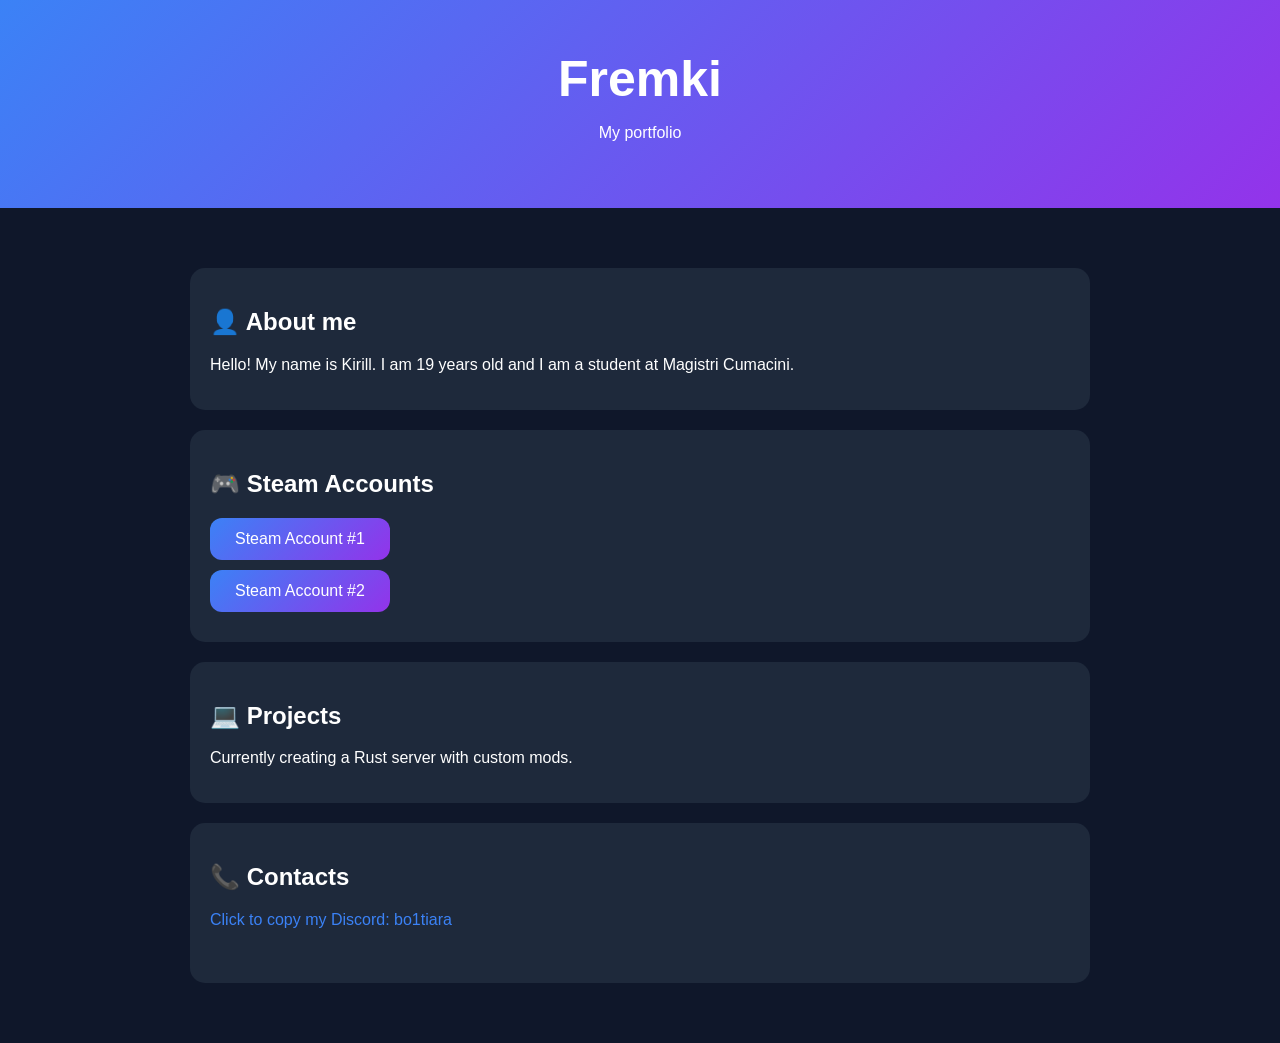
<file: index.htm>
<!DOCTYPE html>
<html lang="en">
<head>
    <meta charset="UTF-8">
    <meta name="viewport" content="width=device-width, initial-scale=1.0">
    <title>Fremki | About Me</title>
    <link rel="stylesheet" href="style.css">
</head>
<body>

<header>
    <h1>Fremki</h1>
    <p>My portfolio</p>
</header>

<section>

    <div class="card">
        <h2>👤 About me</h2>
        <p>Hello! My name is Kirill. I am 19 years old and I am a student at Magistri Cumacini.</p>
    </div>

    <div class="card">
        <h2>🎮 Steam Accounts</h2>

        <a href="https://steamcommunity.com/profiles/76561199099008625/" target="_blank">
            <button>Steam Account #1</button>
        </a>

        <a href="https://steamcommunity.com/profiles/76561198983624128/" target="_blank">
            <button>Steam Account #2</button>
        </a>

    </div>

    <div class="card">
        <h2>💻 Projects</h2>
        <p>Currently creating a Rust server with custom mods.</p>
    </div>

    <div class="card">
        <h2>📞 Contacts</h2>

        <p onclick="copyText('bo1tiara')" class="copy-text" id="discordText">
        Click to copy my Discord: bo1tiara
        </p>

        <span id="copiedMsg" class="copied-msg">Copied!</span>
    </div>

</section>
<script>
function copyText(text) {
    navigator.clipboard.writeText(text);

    const msg = document.getElementById("copiedMsg");
    msg.style.opacity = "1";

    setTimeout(() => {
        msg.style.opacity = "0";
    }, 1500);
}
</script>
</body>
</html>
</file>
<file: style.css>
body {
    margin: 0;
    font-family: Arial, sans-serif;
    background: #0f172a;
    color: white;
}

header {
    text-align: center;
    padding: 50px;
    background: linear-gradient(135deg, #3b82f6, #9333ea);
}

header h1 {
    font-size: 50px;
    margin: 0;
}

section {
    padding: 40px;
    max-width: 900px;
    margin: auto;
}

.card {
    background: #1e293b;
    padding: 20px;
    margin: 20px 0;
    border-radius: 15px;
    transition: 0.3s;
}

.card:hover {
    transform: scale(1.03);
}

a {
    text-decoration: none;
}

button {
    display: block;
    margin: 10px 0;
    padding: 12px 25px;
    border: none;
    border-radius: 12px;
    background: linear-gradient(135deg, #3b82f6, #9333ea);
    color: white;
    cursor: pointer;
    font-size: 16px;
    transition: 0.3s;
}

button:hover {
    transform: scale(1.05);
    opacity: 0.9;
}

footer {
    text-align: center;
    padding: 20px;
    background: #020617;
}

.copy-text {
    cursor: pointer;
    color: #3b82f6;
    transition: 0.3s;
}

.copy-text:hover {
    color: #9333ea;
    text-decoration: underline;
}

.copied-msg {
    display: block;
    margin-top: 10px;
    color: #22c55e;
    opacity: 0;
    transition: 0.3s;
}
</file>
